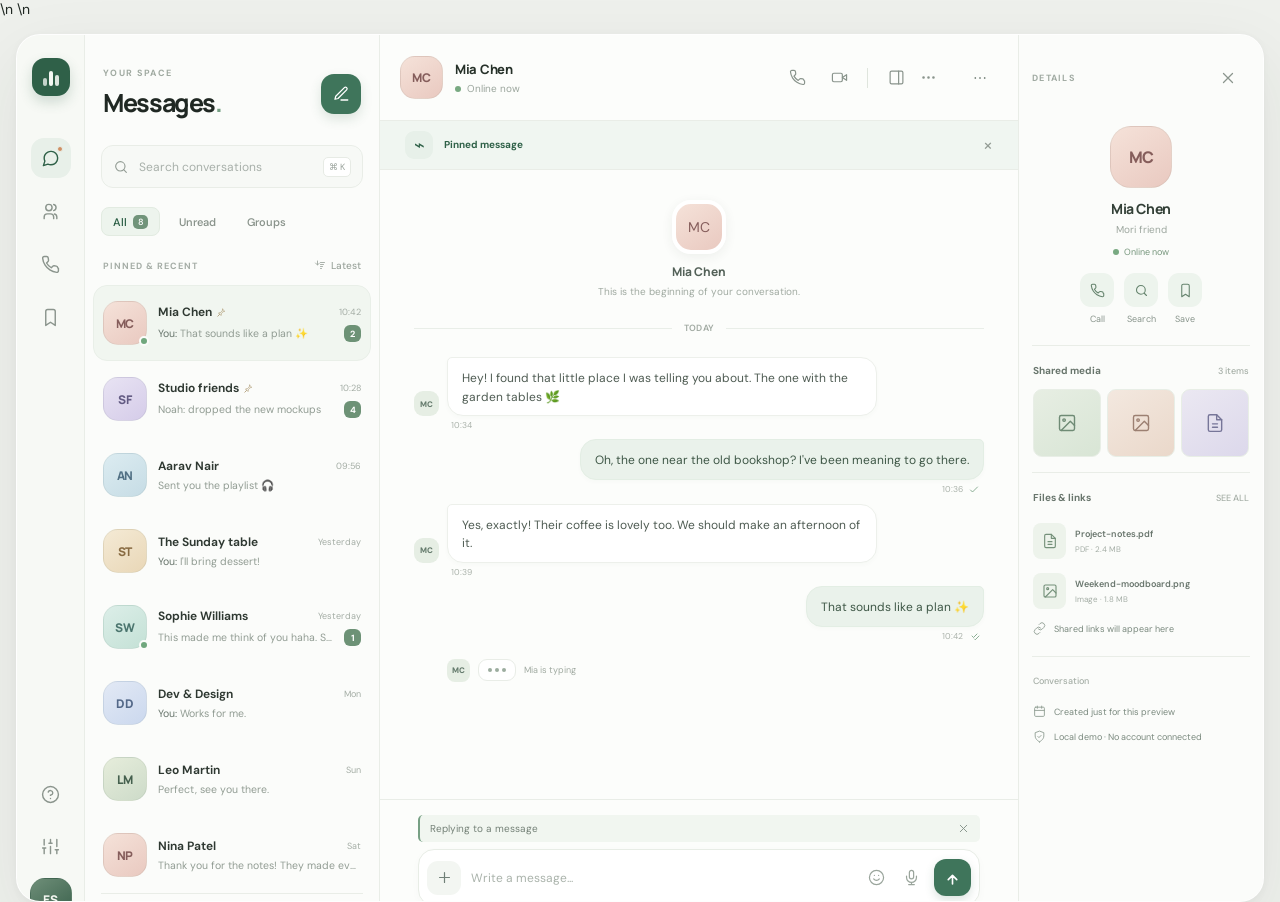
<file: messui/index.html>
<!doctype html>
<html lang="en">
<head>
  <meta charset="utf-8">
  <meta name="viewport" content="width=device-width, initial-scale=1">
  <meta name="theme-color" content="#f6f7f4">
  <meta name="description" content="Mori — a calm, considered space for conversations.">
  <title>Mori — Messages, with room to breathe</title>
  <link rel="preconnect" href="https://fonts.googleapis.com">
  <link rel="preconnect" href="https://fonts.gstatic.com" crossorigin>
  <link href="https://fonts.googleapis.com/css2?family=DM+Sans:wght@400;450;500;550;600;650;700&family=Manrope:wght@400;500;600;650;700;750;800&display=swap" rel="stylesheet">
  <link rel="stylesheet" href="styles.css">\n  <link rel="stylesheet" href="mori-plus.css">
  <script src="app.js" defer></script>\n  <script src="mori-plus.js" defer></script>
</head>
<body>
  <main class="app-shell" id="appShell">
    <aside class="nav-rail" aria-label="Main navigation">
      <a class="brand-mark" href="#messages" aria-label="Mori home">
        <span class="brand-symbol"><span></span><span></span><span></span></span>
      </a>
      <nav class="rail-nav">
        <button class="rail-button active" type="button" data-nav="messages" aria-label="Messages" title="Messages"><span data-icon="message-square"></span><i class="nav-dot"></i></button>
        <button class="rail-button" type="button" data-nav="contacts" aria-label="People" title="People"><span data-icon="users"></span></button>
        <button class="rail-button" type="button" data-nav="calls" aria-label="Calls" title="Calls"><span data-icon="phone"></span></button>
        <button class="rail-button" type="button" data-nav="saved" aria-label="Saved" title="Saved"><span data-icon="bookmark"></span></button>
      </nav>
      <div class="rail-bottom">
        <button class="rail-button" type="button" id="helpButton" aria-label="Help" title="Help"><span data-icon="circle-help"></span></button>
        <button class="rail-button" type="button" id="settingsButton" aria-label="Settings" title="Settings"><span data-icon="sliders-horizontal"></span></button>
        <button class="profile-trigger" type="button" id="profileButton" aria-label="Your profile" title="Your profile">
          <span class="avatar avatar-you">ES</span><i class="online-dot"></i>
        </button>
      </div>
    </aside>

    <section class="inbox-panel" aria-label="Conversation list">
      <header class="inbox-header">
        <div>
          <div class="eyebrow" id="sectionEyebrow">YOUR SPACE</div>
          <h1 id="sectionTitle">Messages<span class="heading-period">.</span></h1>
        </div>
        <button class="icon-button compose-button" id="newChatButton" type="button" aria-label="New conversation" title="New conversation"><span data-icon="square-pen"></span></button>
      </header>

      <label class="search-field" for="conversationSearch">
        <span data-icon="search"></span>
        <input id="conversationSearch" type="search" placeholder="Search conversations" autocomplete="off">
        <kbd>⌘ K</kbd>
      </label>

      <div class="filter-row" role="tablist" aria-label="Conversation filters">
        <button class="filter-chip active" type="button" data-filter="all" role="tab" aria-selected="true">All <span id="allCount">8</span></button>
        <button class="filter-chip" type="button" data-filter="unread" role="tab" aria-selected="false">Unread</button>
        <button class="filter-chip" type="button" data-filter="groups" role="tab" aria-selected="false">Groups</button>
      </div>

      <div class="list-caption"><span id="listCaption">PINNED & RECENT</span><button class="subtle-action" type="button" id="sortButton"><span data-icon="arrow-down-wide-narrow"></span> Latest</button></div>
      <div class="conversation-list" id="conversationList" aria-live="polite"></div>

      <footer class="inbox-footer">
        <span class="sync-indicator"><i></i> Everything up to date</span>
        <span class="footer-version">MORI <b>·</b> PREVIEW</span>
      </footer>
    </section>

    <section class="chat-panel" id="chatPanel" aria-label="Chat">
      <header class="chat-header">
        <button class="icon-button mobile-back" id="backToInbox" type="button" aria-label="Back to conversations"><span data-icon="arrow-left"></span></button>
        <div class="chat-person" id="chatPerson"></div>
        <div class="chat-header-actions">
          <button class="icon-button" type="button" id="voiceCallButton" aria-label="Start voice call" title="Voice call"><span data-icon="phone"></span></button>
          <button class="icon-button" type="button" id="videoCallButton" aria-label="Start video call" title="Video call"><span data-icon="video"></span></button>
          <span class="action-divider"></span>
          <button class="icon-button" type="button" id="detailsButton" aria-label="Conversation details" title="Conversation details"><span data-icon="panel-right"></span></button>
          <button class="icon-button desktop-only" type="button" id="chatMenuButton" aria-label="More conversation options" title="More options"><span data-icon="ellipsis"></span></button>
        </div>
      </header>

      <div class="chat-scroll" id="chatScroll">
        <div class="chat-intro" id="chatIntro"></div>
        <div class="message-stream" id="messageStream" aria-live="polite"></div>
        <div class="typing-row" id="typingRow" hidden><span class="typing-avatar" id="typingAvatar">MC</span><span class="typing-dots"><i></i><i></i><i></i></span><span id="typingLabel">Mia is typing</span></div>
      </div>

      <div class="composer-wrap">
        <div class="reply-context" id="replyContext" hidden><span>Replying to a message</span><button type="button" id="cancelReply" aria-label="Cancel reply"><span data-icon="x"></span></button></div>
        <form class="composer" id="messageForm">
          <button class="composer-tool add-tool" type="button" id="attachmentButton" aria-label="Add attachment" title="Add attachment"><span data-icon="plus"></span></button>
          <input id="messageInput" type="text" maxlength="1200" placeholder="Write a message..." autocomplete="off" aria-label="Write a message">
          <div class="composer-actions">
            <button class="composer-tool" type="button" id="emojiButton" aria-label="Add emoji" title="Add emoji"><span data-icon="smile"></span></button>
            <button class="composer-tool" type="button" id="voiceNoteButton" aria-label="Send a voice note" title="Voice note"><span data-icon="mic"></span></button>
            <button class="send-button" type="submit" aria-label="Send message" title="Send message"><span data-icon="arrow-up"></span></button>
          </div>
        </form>
        <div class="composer-hint"><span>↵ to send</span><span>Just a demo space. Your messages stay on this device.</span></div>
      </div>
    </section>

    <aside class="details-panel" id="detailsPanel" aria-label="Conversation details">
      <header class="details-header"><span>DETAILS</span><button class="icon-button mobile-details-close" type="button" id="closeDetails" aria-label="Close details"><span data-icon="x"></span></button><button class="icon-button desktop-only" type="button" id="closeDetailsDesktop" aria-label="Close details"><span data-icon="x"></span></button></header>
      <div id="detailsContent"></div>
    </aside>
  </main>

  <div class="modal-backdrop" id="modalBackdrop" hidden>
    <section class="modal-card" role="dialog" aria-modal="true" aria-labelledby="modalTitle">
      <header class="modal-header"><div><div class="eyebrow">MORI WORKSPACE</div><h2 id="modalTitle">New conversation</h2></div><button class="icon-button" type="button" id="modalClose" aria-label="Close"><span data-icon="x"></span></button></header>
      <div class="modal-content" id="modalContent"></div>
    </section>
  </div>
  <div class="toast-region" id="toastRegion" aria-live="polite" aria-atomic="true"></div>
</body>
</html>
</file>
<file: messui/styles.css>
:root {
  color-scheme: light;
  --page: #eef0ec;
  --surface: #fbfcfa;
  --surface-2: #f5f7f3;
  --surface-3: #eef1ec;
  --ink: #202823;
  --ink-soft: #56615a;
  --muted: #929b94;
  --line: #e9ede7;
  --line-strong: #dfe5dd;
  --accent: #3f755b;
  --accent-strong: #2f6148;
  --accent-soft: #e7f0e9;
  --accent-pale: #f0f6f1;
  --bubble-me: #eaf2eb;
  --bubble-other: #ffffff;
  --shadow: 0 24px 70px rgba(40, 52, 43, .08), 0 2px 8px rgba(40, 52, 43, .04);
  --radius-xl: 24px;
  --radius-lg: 18px;
  --radius-md: 13px;
  --font: "DM Sans", sans-serif;
  --display: "Manrope", sans-serif;
}
* { box-sizing: border-box; }
html, body { width: 100%; min-width: 320px; height: 100%; margin: 0; }
body { overflow: hidden; background: var(--page); color: var(--ink); font-family: var(--font); font-size: 14px; -webkit-font-smoothing: antialiased; }
button, input { font: inherit; }
button { color: inherit; }
button:focus-visible, input:focus-visible { outline: 3px solid rgba(77, 132, 99, .28); outline-offset: 2px; }
button:disabled { opacity: .45; cursor: not-allowed; }
button svg, [data-icon] svg { width: 18px; height: 18px; display: block; }
.app-shell { display: grid; grid-template-columns: 74px 326px minmax(380px, 1fr) 276px; width: min(1680px, calc(100vw - 52px)); height: min(940px, calc(100dvh - 52px)); min-height: 560px; margin: 26px auto; overflow: hidden; background: var(--surface); border: 1px solid rgba(255,255,255,.8); border-radius: var(--radius-xl); box-shadow: var(--shadow); }
.nav-rail { display: flex; align-items: center; flex-direction: column; padding: 23px 0 18px; background: #f7f9f5; border-right: 1px solid var(--line); }
.brand-mark { display: grid; place-items: center; width: 38px; height: 38px; margin-bottom: 42px; border-radius: 13px; background: #2f6048; box-shadow: 0 6px 13px rgba(47,96,72,.2); }
.brand-symbol { display: flex; align-items: flex-end; gap: 2px; height: 17px; }
.brand-symbol span { display: block; width: 4px; border-radius: 5px; background: #f4f8f3; }
.brand-symbol span:nth-child(1) { height: 8px; opacity: .76; }
.brand-symbol span:nth-child(2) { height: 15px; }
.brand-symbol span:nth-child(3) { height: 11px; opacity: .88; }
.rail-nav, .rail-bottom { display: flex; align-items: center; flex-direction: column; gap: 13px; width: 100%; }
.rail-bottom { margin-top: auto; gap: 12px; }
.rail-button, .icon-button, .composer-tool { display: grid; flex: 0 0 auto; place-items: center; width: 40px; height: 40px; padding: 0; color: #8b958d; border: 0; border-radius: 13px; background: transparent; cursor: pointer; transition: color .18s ease, background .18s ease, transform .18s ease; }
.rail-button:hover, .icon-button:hover, .composer-tool:hover { color: var(--accent-strong); background: var(--accent-soft); }
.rail-button:active, .icon-button:active, .composer-tool:active { transform: scale(.96); }
.rail-button.active { position: relative; color: var(--accent-strong); background: #e8f0e9; }
.rail-button.active::before { position: absolute; left: -17px; width: 3px; height: 21px; content: ""; border-radius: 0 4px 4px 0; background: var(--accent); }
.rail-button svg { width: 19px; height: 19px; stroke-width: 1.8; }
.nav-dot { position: absolute; top: 8px; right: 8px; width: 6px; height: 6px; border: 1.5px solid #e8f0e9; border-radius: 50%; background: #cf8f63; }
.profile-trigger { position: relative; padding: 0; border: 0; background: none; cursor: pointer; }
.avatar { position: relative; display: inline-grid; flex: 0 0 auto; place-items: center; width: 42px; height: 42px; overflow: hidden; color: #425149; border: 1px solid rgba(50,70,57,.07); border-radius: 15px; background: #dfe9dd; font-family: var(--display); font-size: 12px; font-weight: 800; letter-spacing: -.04em; }
.avatar-sm { width: 46px; height: 46px; border-radius: 16px; }
.avatar-you { color: #f4f7f1; background: linear-gradient(145deg, #6e8e78, #385f4a); }
.avatar-sage { color: #45604e; background: linear-gradient(145deg, #e6eddb, #cddbc9); }
.avatar-rose { color: #855d5b; background: linear-gradient(145deg, #f5e2d9, #e9c9c0); }
.avatar-lilac { color: #635b83; background: linear-gradient(145deg, #e8e3f3, #d5cce9); }
.avatar-sky { color: #527185; background: linear-gradient(145deg, #dcecf1, #c6dce5); }
.avatar-gold { color: #886b42; background: linear-gradient(145deg, #f4ead5, #e9d7b7); }
.avatar-blue { color: #536888; background: linear-gradient(145deg, #e2e9f5, #cbd8ee); }
.avatar-mint { color: #4b756e; background: linear-gradient(145deg, #dceee8, #c4e1d6); }
.online-dot { position: absolute; right: -1px; bottom: 0; width: 10px; height: 10px; border: 2px solid #f7f9f5; border-radius: 50%; background: #70a77d; }
.inbox-panel { display: flex; min-width: 0; flex-direction: column; padding: 31px 20px 17px; border-right: 1px solid var(--line); background: var(--surface); }
.inbox-header { display: flex; align-items: center; justify-content: space-between; margin: 1px 0 25px; padding: 0 2px; }
.eyebrow { color: #a0aaa1; font-size: 9px; font-weight: 700; letter-spacing: .15em; }
.inbox-header h1 { margin: 6px 0 0; font-family: var(--display); font-size: 25px; font-weight: 750; letter-spacing: -.055em; }
.heading-period { color: #77a084; }
.compose-button { color: #fff; background: var(--accent); box-shadow: 0 5px 12px rgba(53,105,74,.16); }
.compose-button:hover { color: #fff; background: var(--accent-strong); }
.compose-button svg { width: 18px; height: 18px; }
.search-field { display: flex; align-items: center; gap: 10px; height: 43px; padding: 0 11px; color: #939d95; border: 1px solid var(--line); border-radius: 12px; background: #f7f9f6; }
.search-field svg { width: 16px; height: 16px; }
.search-field input { width: 100%; min-width: 0; padding: 0; color: var(--ink); border: 0; outline: 0; background: transparent; font-size: 12px; }
.search-field input::placeholder { color: #a8b0aa; }
.search-field kbd { flex: 0 0 auto; padding: 3px 5px; color: #9ba49d; border: 1px solid #e7ebe5; border-radius: 5px; background: #fff; font-family: var(--font); font-size: 9px; }
.filter-row { display: flex; gap: 7px; margin: 19px 0 20px; }
.filter-chip { display: flex; align-items: center; gap: 6px; height: 29px; padding: 0 11px; color: #89938b; border: 1px solid transparent; border-radius: 8px; background: transparent; font-size: 11px; font-weight: 550; cursor: pointer; transition: all .18s ease; }
.filter-chip:hover { color: var(--accent-strong); background: #f3f7f2; }
.filter-chip.active { color: var(--accent-strong); border-color: #e2ebe1; background: #edf4ed; }
.filter-chip span { min-width: 15px; padding: 1px 4px; color: #fff; border-radius: 5px; background: #71947a; font-size: 9px; text-align: center; }
.list-caption { display: flex; align-items: center; justify-content: space-between; margin: 0 2px 10px; color: #a5ada6; font-size: 9px; font-weight: 700; letter-spacing: .11em; }
.subtle-action { display: inline-flex; align-items: center; gap: 5px; padding: 3px 0 3px 5px; color: #9ba49c; border: 0; background: none; font-size: 10px; font-weight: 500; cursor: pointer; }
.subtle-action svg { width: 12px; height: 12px; }
.conversation-list { flex: 1; min-height: 0; margin: 0 -8px; overflow-y: auto; scrollbar-width: thin; scrollbar-color: #e7ebe5 transparent; }
.conversation-item { position: relative; display: flex; align-items: center; gap: 11px; min-height: 76px; padding: 10px 9px; border: 1px solid transparent; border-radius: 14px; cursor: pointer; transition: background .18s ease, border .18s ease; }
.conversation-item:hover { background: #f7f9f6; }
.conversation-item.active { border-color: #e9efe8; background: #f1f6f0; }
.conversation-item .avatar-wrap { position: relative; flex: 0 0 auto; }
.conversation-item .avatar { width: 44px; height: 44px; }
.conversation-item .online-dot { right: -2px; bottom: -1px; width: 10px; height: 10px; border-color: var(--surface); }
.conversation-copy { flex: 1; min-width: 0; }
.conversation-topline { display: flex; align-items: center; justify-content: space-between; gap: 6px; margin-bottom: 5px; }
.conversation-name { overflow: hidden; color: #2e3831; font-size: 12px; font-weight: 650; text-overflow: ellipsis; white-space: nowrap; }
.conversation-time { flex: 0 0 auto; color: #a4ada5; font-size: 9px; }
.conversation-preview-row { display: flex; align-items: center; justify-content: space-between; gap: 7px; }
.conversation-preview { overflow: hidden; color: #919c93; font-size: 10.5px; text-overflow: ellipsis; white-space: nowrap; }
.conversation-preview .you-prefix { color: #68756c; }
.unread-count { display: grid; flex: 0 0 auto; place-items: center; min-width: 17px; height: 17px; padding: 0 5px; color: #fff; border-radius: 6px; background: #6d9276; font-size: 9px; font-weight: 700; }
.row-pin { display: inline-flex; margin-left: 4px; color: #b3a17c; vertical-align: -2px; }
.row-pin svg { width: 10px; height: 10px; }
.row-more { display: none; place-items: center; width: 24px; height: 24px; flex: 0 0 auto; padding: 0; color: #929d94; border: 0; border-radius: 7px; background: transparent; cursor: pointer; }
.conversation-item:hover .row-more, .row-more:focus-visible { display: grid; }
.row-more svg { width: 15px; height: 15px; }
.row-menu { position: absolute; z-index: 5; top: 55px; right: 8px; display: flex; flex-direction: column; width: 150px; padding: 5px; border: 1px solid var(--line); border-radius: 11px; background: #fff; box-shadow: 0 10px 30px rgba(36,48,39,.13); }
.row-menu button { display: flex; align-items: center; gap: 8px; padding: 9px 8px; color: #657168; border: 0; border-radius: 7px; background: transparent; font-size: 11px; text-align: left; cursor: pointer; }
.row-menu button:hover { color: var(--accent-strong); background: #f1f6f0; }
.row-menu svg { width: 14px; height: 14px; }
.empty-list { display: grid; min-height: 180px; place-content: center; padding: 20px; color: #9ca69d; text-align: center; }
.empty-list strong { margin-bottom: 5px; color: #68736b; font-size: 12px; }
.empty-list span { font-size: 11px; }
.inbox-footer { display: flex; align-items: center; justify-content: space-between; padding: 15px 2px 0; border-top: 1px solid var(--line); }
.sync-indicator { display: flex; align-items: center; gap: 6px; color: #a2aca3; font-size: 9px; }
.sync-indicator i { width: 6px; height: 6px; border-radius: 50%; background: #81a88a; box-shadow: 0 0 0 3px #eef5ee; }
.footer-version { color: #b0b8b1; font-size: 8px; font-weight: 700; letter-spacing: .1em; }
.footer-version b { padding: 0 2px; color: #d2d8d1; }

.chat-panel { position: relative; display: flex; min-width: 0; flex-direction: column; background: #fcfdfb; }
.chat-header { display: flex; align-items: center; justify-content: space-between; min-height: 86px; padding: 0 25px; border-bottom: 1px solid var(--line); }
.chat-person { display: flex; align-items: center; gap: 12px; min-width: 0; }
.chat-person .avatar { width: 43px; height: 43px; }
.person-copy { min-width: 0; }
.person-name { display: flex; align-items: center; gap: 7px; margin-bottom: 4px; color: #263129; font-family: var(--display); font-size: 13px; font-weight: 750; letter-spacing: -.02em; }
.person-presence { display: flex; align-items: center; gap: 6px; color: #9aa59c; font-size: 10px; }
.presence-dot { width: 6px; height: 6px; border-radius: 50%; background: #78a981; }
.chat-header-actions { display: flex; align-items: center; gap: 6px; }
.chat-header-actions .icon-button { width: 36px; height: 36px; color: #89948c; border-radius: 11px; }
.chat-header-actions .icon-button:hover { color: var(--accent-strong); }
.chat-header-actions .icon-button svg { width: 17px; height: 17px; }
.action-divider { width: 1px; height: 20px; margin: 0 4px; background: var(--line-strong); }
.mobile-back { display: none; }
.chat-scroll { position: relative; flex: 1; min-height: 0; overflow-y: auto; padding: 25px clamp(22px, 4.2vw, 64px) 18px; scrollbar-width: thin; scrollbar-color: #e9ede7 transparent; background-color: #fcfdfb; background-image: radial-gradient(rgba(105,137,111,.10) .65px, transparent .65px); background-size: 18px 18px; }
.chat-intro { display: flex; flex-direction: column; align-items: center; margin: 5px 0 24px; text-align: center; }
.intro-avatar { display: grid; place-items: center; width: 54px; height: 54px; margin-bottom: 9px; border: 4px solid #fff; border-radius: 19px; box-shadow: 0 3px 12px rgba(41,58,44,.07); }
.chat-intro strong { color: #536158; font-family: var(--display); font-size: 12px; font-weight: 750; }
.chat-intro p { margin: 5px 0 0; color: #a0aaa1; font-size: 10px; }
.day-divider { display: flex; align-items: center; gap: 12px; margin: 23px 0; color: #a1aaa2; font-size: 9px; font-weight: 600; letter-spacing: .04em; }
.day-divider::before, .day-divider::after { flex: 1; height: 1px; content: ""; background: #e9eee8; }
.message-row { display: flex; align-items: flex-end; gap: 8px; margin: 8px 0; animation: messageIn .25s ease both; }
.message-row.mine { justify-content: flex-end; }
.message-mini-avatar { width: 25px; height: 25px; display: grid; flex: 0 0 auto; place-items: center; margin-bottom: 15px; color: #63796b; border-radius: 9px; background: #e6eee4; font-size: 8px; font-weight: 800; }
.message-stack { display: flex; max-width: min(76%, 430px); flex-direction: column; align-items: flex-start; }
.mine .message-stack { align-items: flex-end; }
.message-bubble { position: relative; padding: 11px 14px 9px; color: #4f5c53; border: 1px solid #edf0eb; border-radius: 5px 16px 16px 16px; background: var(--bubble-other); box-shadow: 0 2px 5px rgba(52,67,55,.025); font-size: 12px; line-height: 1.55; overflow-wrap: anywhere; }
.mine .message-bubble { color: #3e5746; border-color: #e3eee4; border-radius: 16px 5px 16px 16px; background: var(--bubble-me); }
.message-meta { display: flex; align-items: center; gap: 5px; margin: 4px 4px 0; color: #aab2aa; font-size: 8.5px; }
.mine .message-meta { justify-content: flex-end; }
.message-meta svg { width: 12px; height: 12px; color: #78a183; }
.message-reaction { display: inline-flex; align-items: center; gap: 4px; margin-top: 5px; padding: 3px 7px; color: #77887b; border: 1px solid #e4ece3; border-radius: 8px; background: #fff; font-size: 10px; }
.message-reaction button { padding: 0; color: inherit; border: 0; background: transparent; cursor: pointer; }
.message-action { display: none; position: absolute; top: -11px; right: 7px; align-items: center; gap: 3px; padding: 3px 5px; color: #829087; border: 1px solid #edf0eb; border-radius: 7px; background: #fff; box-shadow: 0 2px 5px rgba(40,55,43,.06); cursor: pointer; }
.message-action svg { width: 12px; height: 12px; }
.message-bubble:hover .message-action, .message-action:focus-visible { display: flex; }
.typing-row { display: flex; align-items: center; gap: 8px; margin: 16px 0 4px 33px; color: #a0aaa1; font-size: 9px; }
.typing-avatar { display: grid; place-items: center; width: 23px; height: 23px; color: #63796b; border-radius: 8px; background: #e6eee4; font-size: 8px; font-weight: 800; }
.typing-dots { display: flex; align-items: center; gap: 3px; padding: 8px 9px; border: 1px solid var(--line); border-radius: 9px; background: #fff; }
.typing-dots i { width: 4px; height: 4px; border-radius: 50%; background: #9cad9f; animation: dotPulse 1s infinite; }
.typing-dots i:nth-child(2) { animation-delay: .15s; }
.typing-dots i:nth-child(3) { animation-delay: .3s; }
.composer-wrap { padding: 15px clamp(18px, 3vw, 40px) 14px; border-top: 1px solid var(--line); background: #fcfdfb; }
.composer { display: flex; align-items: center; gap: 10px; min-height: 57px; padding: 7px 8px; border: 1px solid #e8ede6; border-radius: 16px; background: #fff; box-shadow: 0 3px 10px rgba(47,63,50,.025); transition: border .2s ease, box-shadow .2s ease; }
.composer:focus-within { border-color: #bfd2c1; box-shadow: 0 0 0 3px rgba(86,133,98,.07); }
.composer .add-tool { width: 34px; height: 34px; color: #718078; border-radius: 11px; background: #f3f6f2; }
.composer .add-tool svg { width: 17px; height: 17px; }
.composer input { flex: 1; width: 100%; min-width: 0; padding: 8px 0; color: #46554a; border: 0; outline: 0; background: transparent; font-size: 12px; }
.composer input::placeholder { color: #aab3ab; }
.composer-actions { display: flex; align-items: center; gap: 3px; }
.composer-tool { width: 32px; height: 32px; color: #9aa59c; border-radius: 9px; }
.composer-tool svg { width: 17px; height: 17px; }
.send-button { display: grid; place-items: center; width: 37px; height: 37px; margin-left: 3px; color: #fff; border: 0; border-radius: 12px; background: var(--accent); box-shadow: 0 4px 10px rgba(55,108,75,.18); cursor: pointer; transition: transform .18s ease, background .18s ease; }
.send-button:hover { background: var(--accent-strong); transform: translateY(-1px); }
.send-button svg { width: 17px; height: 17px; stroke-width: 2.3; }
.composer-hint { display: flex; justify-content: space-between; padding: 8px 4px 0; color: #b0b9b1; font-size: 8px; }
.reply-context { display: flex; align-items: center; justify-content: space-between; margin-bottom: 7px; padding: 7px 10px; color: #748177; border-left: 2px solid #77a084; border-radius: 5px; background: #f1f6f0; font-size: 10px; }
.reply-context button { padding: 0; color: #829087; border: 0; background: none; cursor: pointer; }
.reply-context svg { width: 13px; height: 13px; }

.details-panel { min-width: 0; padding: 0 17px 18px; overflow-y: auto; border-left: 1px solid var(--line); background: #fbfcfa; scrollbar-width: thin; scrollbar-color: #e7ebe5 transparent; }
.details-header { display: flex; align-items: center; justify-content: space-between; height: 86px; color: #a0aaa2; font-size: 9px; font-weight: 700; letter-spacing: .14em; }
.details-header .icon-button { width: 31px; height: 31px; }
.details-profile { display: flex; align-items: center; flex-direction: column; padding: 5px 0 20px; border-bottom: 1px solid var(--line); text-align: center; }
.details-profile .avatar { width: 62px; height: 62px; margin-bottom: 11px; border-radius: 21px; font-size: 16px; }
.details-profile h3 { margin: 0; color: #334037; font-family: var(--display); font-size: 14px; font-weight: 750; letter-spacing: -.03em; }
.details-profile p { margin: 5px 0 0; color: #9da79f; font-size: 10px; }
.details-profile .profile-presence { display: flex; align-items: center; gap: 5px; margin-top: 10px; color: #76967c; font-size: 9px; }
.detail-actions { display: flex; justify-content: center; gap: 10px; margin-top: 15px; }
.detail-action { display: flex; align-items: center; flex-direction: column; gap: 6px; padding: 0; color: #87938a; border: 0; background: transparent; font-size: 9px; cursor: pointer; }
.detail-action span { display: grid; place-items: center; width: 34px; height: 34px; color: #65836d; border-radius: 11px; background: #edf4ed; transition: background .18s ease; }
.detail-action:hover span { background: #e0ebe1; }
.detail-action svg { width: 15px; height: 15px; }
.detail-section { padding: 18px 1px 15px; border-bottom: 1px solid var(--line); }
.detail-section:last-child { border-bottom: 0; }
.detail-section-heading { display: flex; align-items: center; justify-content: space-between; margin-bottom: 12px; color: #68756c; font-size: 10px; font-weight: 700; }
.detail-section-heading span:last-child { color: #a5aea6; font-size: 9px; font-weight: 500; }
.shared-grid { display: grid; grid-template-columns: repeat(3, 1fr); gap: 6px; }
.shared-thumb { display: grid; place-items: center; aspect-ratio: 1; overflow: hidden; color: #6f8b75; border: 1px solid #e8eee6; border-radius: 9px; background: linear-gradient(145deg, #e7eee3, #d8e5d5); }
.shared-thumb:nth-child(2) { color: #9c8072; background: linear-gradient(145deg, #f3e8df, #ead8ca); }
.shared-thumb:nth-child(3) { color: #777699; background: linear-gradient(145deg, #ebe8f2, #dcd8eb); }
.shared-thumb svg { width: 20px; height: 20px; }
.file-row { display: flex; align-items: center; gap: 9px; padding: 7px 0; }
.file-icon { display: grid; place-items: center; width: 33px; height: 36px; color: #75917a; border-radius: 8px; background: #edf3eb; }
.file-icon svg { width: 16px; height: 16px; }
.file-info { min-width: 0; }
.file-info strong { display: block; overflow: hidden; color: #68756c; font-size: 9px; font-weight: 600; text-overflow: ellipsis; white-space: nowrap; }
.file-info span { display: block; margin-top: 4px; color: #a4ada5; font-size: 8px; }
.detail-link { display: flex; align-items: center; gap: 8px; padding: 6px 0; color: #7a897e; font-size: 9px; }
.detail-link svg { width: 13px; height: 13px; color: #91a095; }
.mobile-details-close { display: none; }
.modal-backdrop { position: fixed; z-index: 30; inset: 0; display: grid; place-items: center; padding: 22px; background: rgba(28,39,31,.27); backdrop-filter: blur(7px); animation: fadeIn .18s ease; }
.modal-backdrop[hidden] { display: none; }
.modal-card { width: min(440px, 100%); max-height: min(680px, 90dvh); overflow: auto; border: 1px solid rgba(255,255,255,.8); border-radius: 21px; background: #fbfcfa; box-shadow: 0 24px 90px rgba(20,35,24,.22); animation: modalIn .22s ease; }
.modal-header { display: flex; align-items: center; justify-content: space-between; padding: 22px 23px 17px; border-bottom: 1px solid var(--line); }
.modal-header h2 { margin: 6px 0 0; color: #2e3a31; font-family: var(--display); font-size: 19px; font-weight: 750; letter-spacing: -.05em; }
.modal-header .icon-button { width: 32px; height: 32px; }
.modal-content { padding: 21px 23px 24px; }
.form-label { display: block; margin: 0 0 7px; color: #647269; font-size: 10px; font-weight: 650; }
.modal-input { width: 100%; height: 43px; margin-bottom: 15px; padding: 0 12px; color: #39463d; border: 1px solid #e5ebe3; border-radius: 10px; outline: 0; background: #fff; font-size: 12px; }
.modal-input:focus { border-color: #a9c5ae; box-shadow: 0 0 0 3px rgba(86,133,98,.08); }
.modal-note { margin: 1px 0 17px; color: #99a39b; font-size: 10px; line-height: 1.6; }
.primary-action, .secondary-action { display: inline-flex; align-items: center; justify-content: center; gap: 7px; min-height: 39px; padding: 0 14px; border: 0; border-radius: 10px; font-size: 11px; font-weight: 650; cursor: pointer; transition: background .18s ease, transform .18s ease; }
.primary-action { color: #fff; background: var(--accent); }
.primary-action:hover { background: var(--accent-strong); transform: translateY(-1px); }
.secondary-action { color: #6f7d72; border: 1px solid var(--line); background: #fff; }
.secondary-action:hover { background: #f3f7f2; }
.modal-actions { display: flex; justify-content: flex-end; gap: 8px; }
.settings-row { display: flex; align-items: center; justify-content: space-between; gap: 16px; padding: 13px 0; border-bottom: 1px solid var(--line); }
.settings-row:last-of-type { border-bottom: 0; }
.settings-copy strong { display: block; color: #536158; font-size: 11px; font-weight: 650; }
.settings-copy span { display: block; margin-top: 4px; color: #9ca69d; font-size: 9px; }
.toggle { position: relative; width: 37px; height: 21px; padding: 0; border: 0; border-radius: 20px; background: #dfe6de; cursor: pointer; transition: background .2s ease; }
.toggle::after { position: absolute; top: 3px; left: 3px; width: 15px; height: 15px; content: ""; border-radius: 50%; background: #fff; box-shadow: 0 1px 3px rgba(0,0,0,.13); transition: transform .2s ease; }
.toggle[aria-pressed="true"] { background: #65916f; }
.toggle[aria-pressed="true"]::after { transform: translateX(16px); }
.emoji-popover, .attach-popover { position: absolute; z-index: 12; bottom: 83px; display: flex; gap: 5px; padding: 8px; border: 1px solid var(--line); border-radius: 13px; background: #fff; box-shadow: 0 12px 32px rgba(35,49,38,.14); }
.emoji-popover { right: clamp(64px, 7vw, 115px); }
.attach-popover { left: clamp(18px, 3vw, 40px); flex-direction: column; width: 175px; }
.emoji-popover button { display: grid; place-items: center; width: 32px; height: 32px; padding: 0; border: 0; border-radius: 8px; background: transparent; font-size: 18px; cursor: pointer; }
.emoji-popover button:hover { background: #f0f5ef; }
.attach-popover button { display: flex; align-items: center; gap: 9px; padding: 8px; color: #68766c; border: 0; border-radius: 8px; background: transparent; font-size: 10px; text-align: left; cursor: pointer; }
.attach-popover button:hover { background: #f0f5ef; }
.attach-popover svg { width: 15px; height: 15px; color: #77927d; }
.toast-region { position: fixed; z-index: 60; right: 25px; bottom: 24px; display: flex; flex-direction: column; gap: 8px; pointer-events: none; }
.toast { display: flex; align-items: center; gap: 9px; max-width: min(340px, calc(100vw - 36px)); padding: 12px 15px; color: #edf5ee; border: 1px solid rgba(255,255,255,.13); border-radius: 12px; background: #314d3a; box-shadow: 0 10px 30px rgba(30,51,35,.2); font-size: 11px; animation: toastIn .25s ease both; }
.toast svg { width: 15px; height: 15px; color: #b9d2bd; }
.toast.out { animation: toastOut .2s ease both; }
.desktop-only { display: initial; }
@keyframes messageIn { from { opacity: 0; transform: translateY(5px); } to { opacity: 1; transform: translateY(0); } }
@keyframes dotPulse { 0%, 60%, 100% { opacity: .35; transform: translateY(0); } 30% { opacity: 1; transform: translateY(-2px); } }
@keyframes fadeIn { from { opacity: 0; } to { opacity: 1; } }
@keyframes modalIn { from { opacity: 0; transform: translateY(8px) scale(.985); } to { opacity: 1; transform: translateY(0) scale(1); } }
@keyframes toastIn { from { opacity: 0; transform: translateY(8px); } to { opacity: 1; transform: translateY(0); } }
@keyframes toastOut { to { opacity: 0; transform: translateY(6px); } }

body.dark-theme { color-scheme: dark; --page: #131b16; --surface: #1b251e; --surface-2: #222e25; --surface-3: #29372d; --ink: #e6ede7; --ink-soft: #b5c0b6; --muted: #829087; --line: #2b382e; --line-strong: #39493c; --accent: #8eb99a; --accent-strong: #a4c8aa; --accent-soft: #2b3d30; --accent-pale: #233329; --bubble-me: #2a4031; --bubble-other: #222e25; --shadow: 0 24px 70px rgba(0,0,0,.25), 0 2px 8px rgba(0,0,0,.12); }
.dark-theme .nav-rail, .dark-theme .inbox-panel, .dark-theme .chat-panel, .dark-theme .details-panel, .dark-theme .chat-scroll, .dark-theme .composer-wrap { background-color: var(--surface); }
.dark-theme .nav-rail { background: #172019; }
.dark-theme .rail-button.active, .dark-theme .filter-chip.active { background: #2c3e30; }
.dark-theme .rail-button.active::before { background: #8eb99a; }
.dark-theme .search-field, .dark-theme .composer, .dark-theme .message-bubble, .dark-theme .modal-card, .dark-theme .modal-input, .dark-theme .row-menu, .dark-theme .emoji-popover, .dark-theme .attach-popover { color: var(--ink); border-color: var(--line); background: #202b23; }
.dark-theme .conversation-name, .dark-theme .person-name, .dark-theme .details-profile h3, .dark-theme .modal-header h2, .dark-theme .settings-copy strong { color: #e1e9e2; }
.dark-theme .conversation-item.active, .dark-theme .conversation-item:hover { border-color: var(--line); background: #243329; }
.dark-theme .message-bubble { color: #c2cec4; }
.dark-theme .mine .message-bubble { color: #d1e1d2; border-color: #39553f; background: #2a4031; }
.dark-theme .chat-scroll { background-image: radial-gradient(rgba(154,190,158,.08) .65px, transparent .65px); }
.dark-theme .filter-chip { color: #a7b4a9; }
.dark-theme .filter-chip.active { color: #c3ddc7; border-color: #3c5140; }
.dark-theme .search-field input, .dark-theme .composer input { color: #e1e9e2; }
.dark-theme .search-field kbd, .dark-theme .message-reaction, .dark-theme .reply-context { color: #b8c7ba; border-color: var(--line); background: #28372c; }
.dark-theme .message-meta, .dark-theme .conversation-preview, .dark-theme .composer-hint { color: #87968b; }
.dark-theme .row-menu button, .dark-theme .attach-popover button { color: #b5c3b7; }
.dark-theme .details-profile, .dark-theme .detail-section { border-color: var(--line); }
.dark-theme .shared-thumb, .dark-theme .file-icon { filter: brightness(.72); }
.dark-theme .modal-header { border-color: var(--line); }
.dark-theme .modal-input { color: #e2eae3; }
.dark-theme .secondary-action { color: #c1cdc3; border-color: var(--line); background: #202b23; }
.dark-theme .settings-row { border-color: var(--line); }
.dark-theme .details-header, .dark-theme .list-caption, .dark-theme .eyebrow { color: #89978c; }
@media (max-width: 1380px) {
  .app-shell { grid-template-columns: 68px 295px minmax(340px,1fr) 245px; width: calc(100vw - 32px); height: calc(100dvh - 32px); margin: 16px auto; }
  .inbox-panel { padding-right: 16px; padding-left: 16px; }
  .details-panel { padding-right: 13px; padding-left: 13px; }
  .chat-header { padding: 0 20px; }
  .chat-scroll { padding-right: 34px; padding-left: 34px; }
}
@media (max-width: 1120px) {
  .app-shell { grid-template-columns: 68px 300px minmax(0,1fr); }
  .details-panel { display: none; position: absolute; z-index: 15; top: 16px; right: 16px; bottom: 16px; width: min(290px, calc(100vw - 32px)); border: 1px solid var(--line); border-radius: 18px; box-shadow: 0 14px 55px rgba(31,47,34,.18); }
  body.show-details .details-panel { display: block; }
  .mobile-details-close { display: grid; }
  .details-header .desktop-only { display: none; }
}
@media (max-width: 760px) {
  body { background: var(--surface); }
  .app-shell { position: relative; display: block; width: 100%; height: 100dvh; min-height: 0; margin: 0; border: 0; border-radius: 0; box-shadow: none; }
  .nav-rail { display: none; }
  .inbox-panel { width: 100%; height: 100%; padding: 25px 19px 15px; border: 0; }
  .inbox-header { margin-bottom: 22px; }
  .inbox-header h1 { font-size: 27px; }
  .conversation-list { margin-right: -7px; margin-left: -7px; }
  .conversation-item { min-height: 78px; padding: 11px 9px; }
  .conversation-item .avatar { width: 47px; height: 47px; }
  .conversation-name { font-size: 13px; }
  .conversation-preview { font-size: 11px; }
  .chat-panel { display: none; width: 100%; height: 100%; }
  body.chat-open .inbox-panel { display: none; }
  body.chat-open .chat-panel { display: flex; }
  .chat-header { min-height: 72px; padding: 0 14px; gap: 8px; }
  .mobile-back { display: grid; width: 32px; height: 36px; margin-left: -4px; }
  .chat-person { flex: 1; gap: 9px; }
  .chat-person .avatar { width: 39px; height: 39px; border-radius: 13px; }
  .person-name { font-size: 12px; }
  .person-presence { font-size: 9px; }
  .chat-header-actions { gap: 0; }
  .chat-header-actions .icon-button { width: 32px; height: 34px; }
  .chat-header-actions .icon-button svg { width: 16px; height: 16px; }
  .chat-header-actions .action-divider { display: none; }
  .chat-header-actions #detailsButton { margin-left: 2px; }
  .chat-scroll { padding: 20px 14px 15px; }
  .chat-intro { margin-bottom: 18px; }
  .message-stack { max-width: 82%; }
  .message-bubble { padding: 10px 12px 8px; font-size: 11.5px; }
  .composer-wrap { padding: 10px 12px 12px; }
  .composer { min-height: 54px; gap: 6px; padding: 6px; border-radius: 14px; }
  .composer .add-tool { width: 32px; height: 32px; }
  .composer-tool { width: 29px; height: 30px; }
  .send-button { width: 34px; height: 34px; }
  .composer-hint { font-size: 7px; }
  .details-panel { top: 9px; right: 9px; bottom: 9px; width: min(300px, calc(100vw - 18px)); }
  .modal-backdrop { padding: 14px; }
  .modal-card { border-radius: 18px; }
  .toast-region { right: 14px; bottom: 15px; }
  .row-more { display: grid; }
}
@media (max-width: 390px) {
  .inbox-panel { padding-right: 14px; padding-left: 14px; }
  .chat-header { padding-right: 9px; padding-left: 9px; }
  .chat-header-actions .icon-button { width: 29px; }
  .chat-header-actions #voiceCallButton { display: none; }
  .composer-hint span:last-child { max-width: 65%; text-align: right; }
  .message-stack { max-width: 86%; }
}
</file>
<file: messui/mori-plus.css>
/* Mori Plus interaction layer */
.mori-pin-banner{display:flex;align-items:center;gap:11px;width:100%;padding:10px 25px;text-align:left;border:0;border-bottom:1px solid var(--line);background:var(--accent-pale);cursor:pointer}
.mori-pin-icon{display:grid;place-items:center;width:28px;height:28px;border-radius:9px;color:var(--accent-strong);background:var(--accent-soft);font-size:18px}
.mori-pin-copy{display:flex;min-width:0;flex-direction:column;gap:2px}.mori-pin-copy b{font-size:10px;color:var(--accent-strong)}.mori-pin-copy small{overflow:hidden;color:var(--ink-soft);font-size:10px;text-overflow:ellipsis;white-space:nowrap}.mori-pin-close{margin-left:auto;color:var(--muted);font-size:18px}
.message-bubble{position:relative}.mori-message-tools{position:absolute;z-index:3;top:-15px;right:7px;display:flex;gap:2px;padding:3px;border:1px solid var(--line);border-radius:9px;background:var(--surface);box-shadow:0 5px 18px rgba(30,45,34,.10);opacity:0;transform:translateY(3px);transition:opacity .16s ease,transform .16s ease}.message-row:hover .mori-message-tools,.mori-message-tools:focus-within{opacity:1;transform:translateY(0)}.mori-message-tools button{display:grid;place-items:center;width:25px;height:23px;padding:0;color:var(--ink-soft);border:0;border-radius:6px;background:transparent;font-size:15px;cursor:pointer}.mori-message-tools button:hover{color:var(--accent-strong);background:var(--accent-soft)}
.mori-tools-menu{position:absolute;z-index:15;top:72px;right:18px;width:220px;padding:6px;border:1px solid var(--line);border-radius:14px;background:var(--surface);box-shadow:0 16px 42px rgba(30,45,34,.15)}.mori-tools-menu[hidden]{display:none}.mori-tools-menu button{display:flex;align-items:center;gap:10px;width:100%;padding:11px 9px;color:var(--ink-soft);border:0;border-radius:8px;background:transparent;text-align:left;font-size:12px;cursor:pointer}.mori-tools-menu button:hover{color:var(--accent-strong);background:var(--accent-pale)}.mori-tools-menu button span{flex:1}.mori-tools-menu kbd{color:var(--muted);font-size:9px}.mori-search-match .message-bubble{outline:2px solid #d6b66c;outline-offset:3px}
body.dark-theme .mori-pin-banner{background:#25372b}body.dark-theme .mori-message-tools{background:#26342b;border-color:#3a4a3e}body.dark-theme .mori-tools-menu{background:#202d24;border-color:#3a4a3e}
@media(hover:none){.mori-message-tools{position:static;justify-content:flex-end;margin-top:5px;opacity:1;transform:none;border:0;background:transparent;box-shadow:none}.mori-message-tools button{width:30px;height:28px}}
@media(max-width:760px){.mori-pin-banner{padding:9px 15px}.mori-tools-menu{top:65px;right:10px}}
</file>
